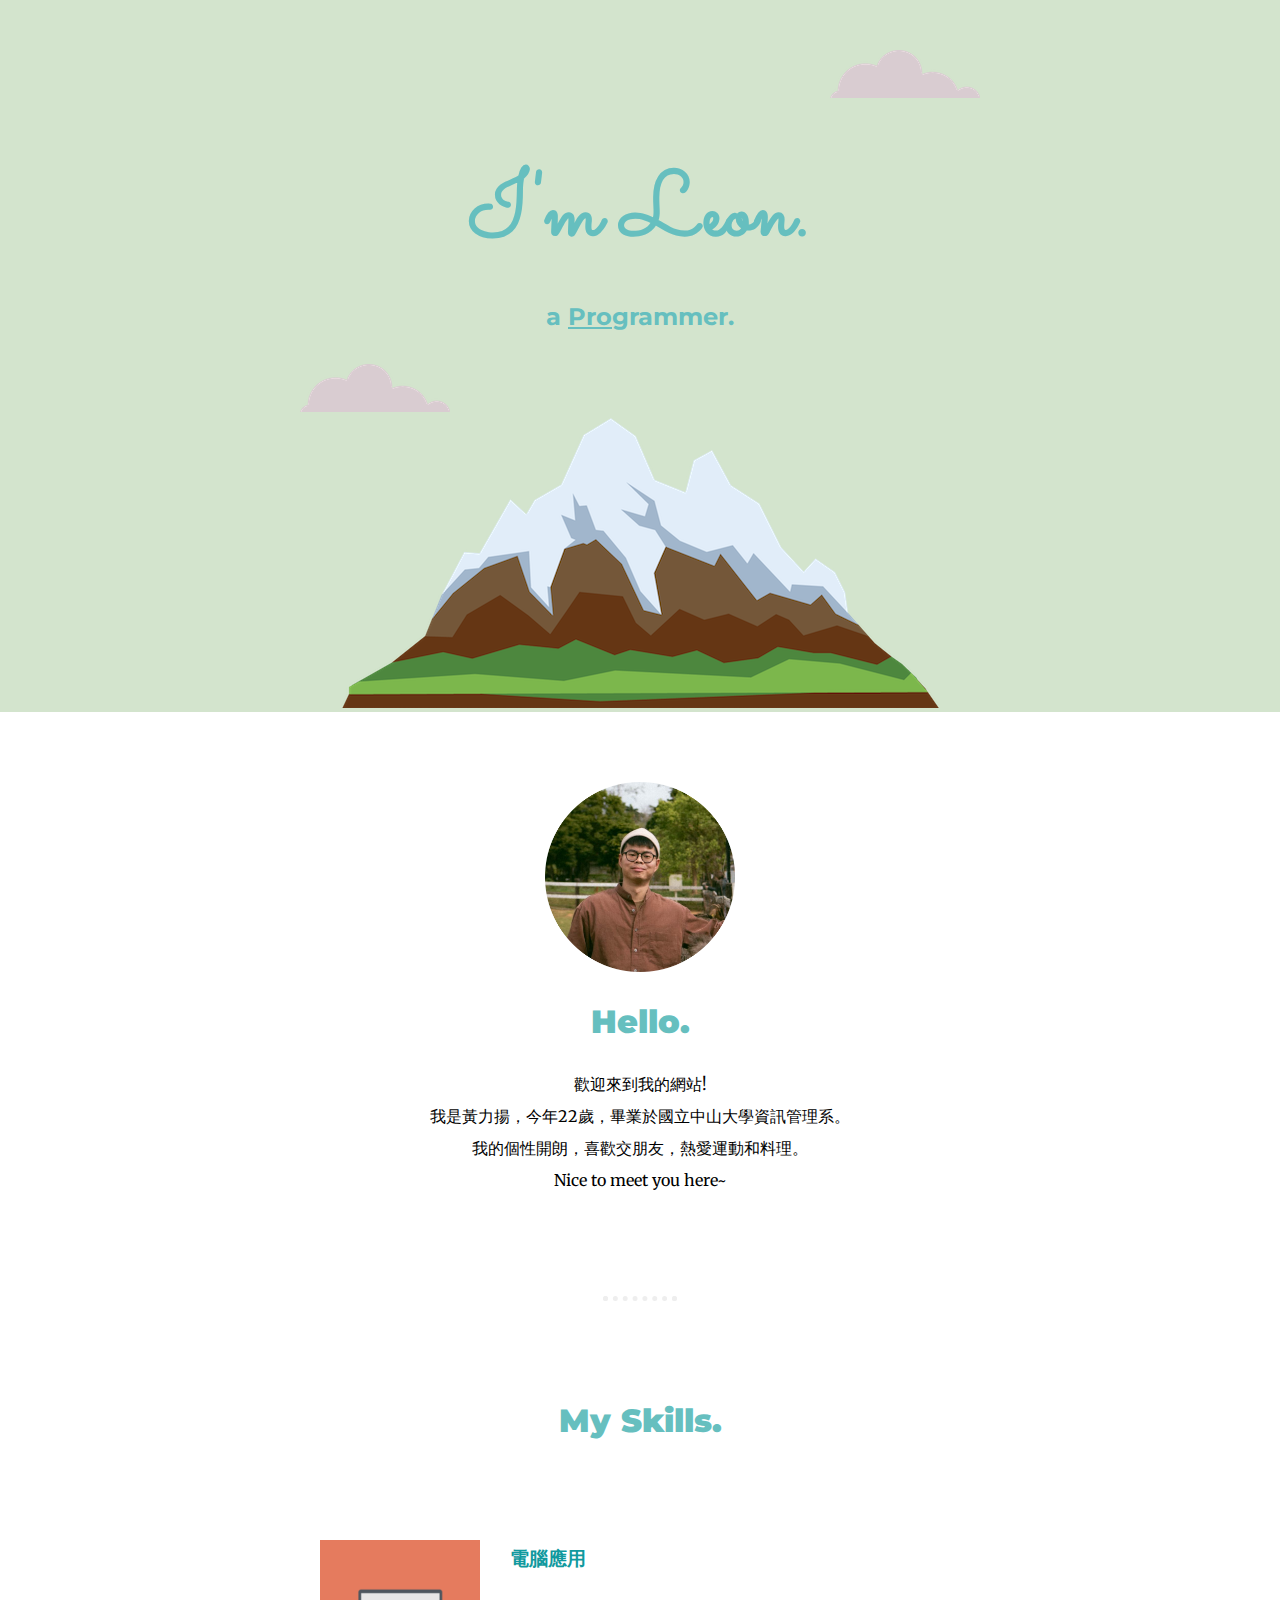
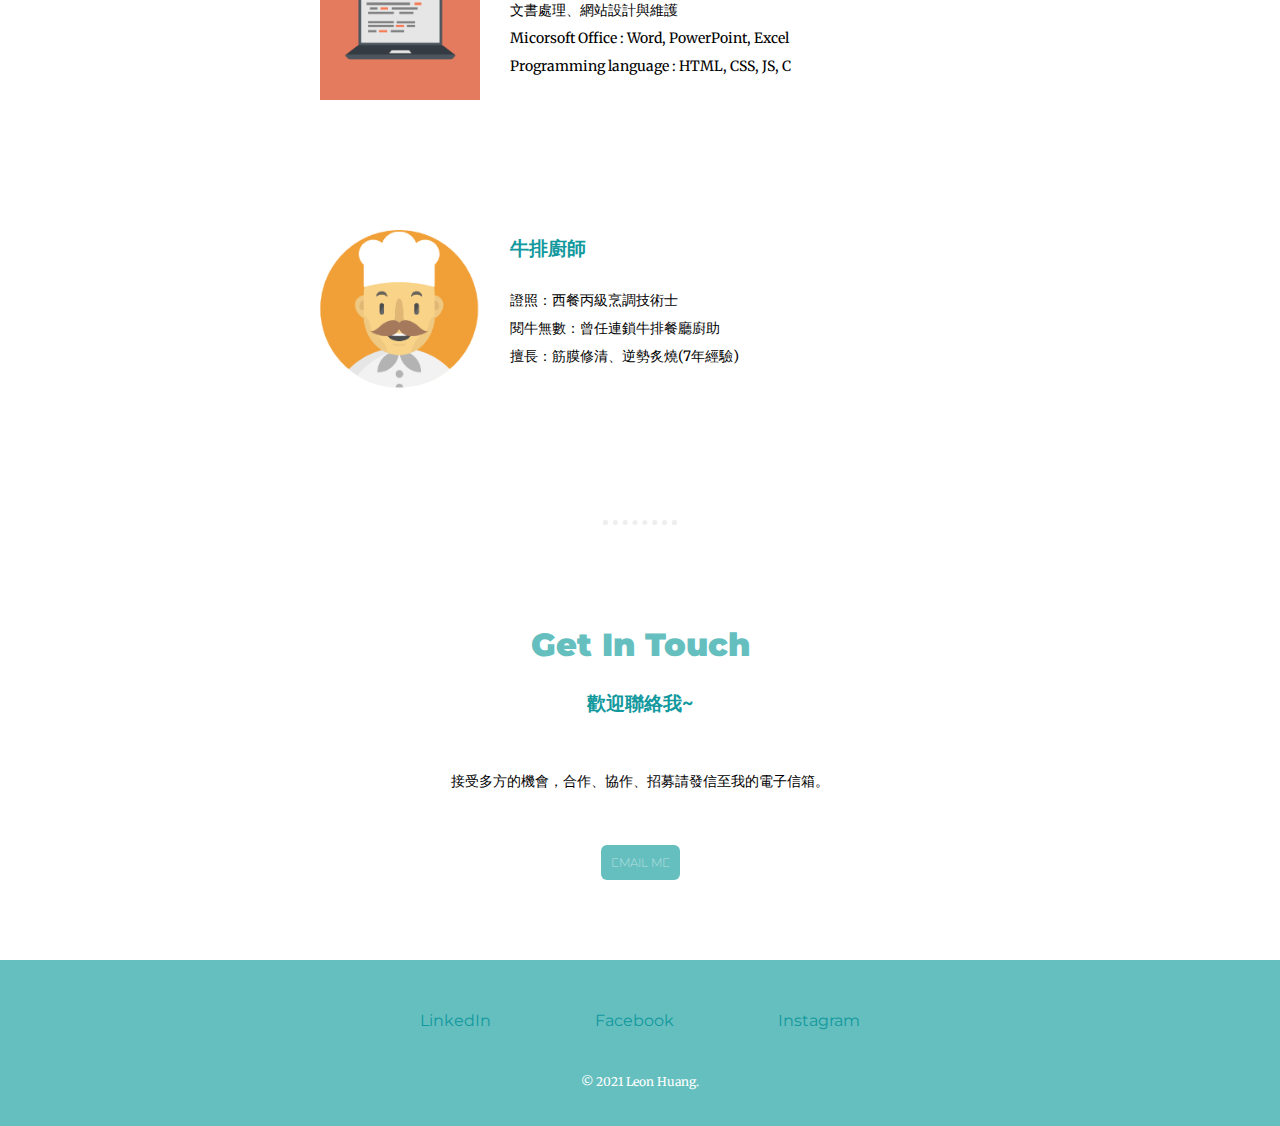
<file: index.html>
<!DOCTYPE html>
<html lang="en" dir="ltr">

<head>
  <meta charset="utf-8">
  <title>Leon Huang</title>
  <link rel="stylesheet" href="css/styles.css">
  <link rel="icon" href="favicon.ico">
  <link rel="preconnect" href="https://fonts.googleapis.com">
<link rel="preconnect" href="https://fonts.gstatic.com" crossorigin>
<link href="https://fonts.googleapis.com/css2?family=Merriweather:wght@300&family=Montserrat:wght@300&family=Sacramento&display=swap" rel="stylesheet">
<!-- Global site tag (gtag.js) - Google Analytics -->
<script async src="https://www.googletagmanager.com/gtag/js?id=G-830T8KR08J"></script>
<script>
  window.dataLayer = window.dataLayer || [];
  function gtag(){dataLayer.push(arguments);}
  gtag('js', new Date());

  gtag('config', 'G-830T8KR08J');
</script>
  </head>

<body>
  <!-- <div class="container">
    <div class="a">

    </div>
    <div class="b">

    </div>
    <div class="c">

    </div>
  </div> -->
    <div class="top-container">
      <img src="cloud.png" class="top-cloud" >
      <h1 class="title">I'm Leon.</h1>
      <h2 class="subtitle"><strong>a <span class="Leon">Pro</span>grammer.</strong></h2>
      <img src="cloud.png" class="bottom-cloud" >
      <img src="mountain.png" class="mountain">
    </div>


    <div class="middle-container">
      <div>
        <img class="my_profile" src="77.png" alt="">
        <h2 class="h2-mid">Hello.</h2>
        <p class="text">歡迎來到我的網站!<br/>我是黃力揚，今年22歲，畢業於國立中山大學資訊管理系。<br/>我的個性開朗，喜歡交朋友，熱愛運動和料理。<br/>
        Nice to meet you here~</p>
      </div>
      <hr>
      <div class="skills">
        <h2 class="h2-mid">My Skills.</h2>
        <div class="skill-row-top">
          <img class="computer-img" src="computer.png" alt="">
          <h3>電腦應用</h3>
          <p class="computer-text">文書處理、網站設計與維護<br/>Micorsoft Office : Word, PowerPoint, Excel<br/>Programming language : HTML, CSS, JS, C</p>
        </div>
        <div class="skill-row-bot">
          <img class="chef-img" src="chef.png" alt="">
          <h3 class="steak-h3">牛排廚師</h3>
          <p class="steak-text">證照：西餐丙級烹調技術士<br/>閱牛無數：曾任連鎖牛排餐廳廚助<br/>擅長：筋膜修清、逆勢炙燒(7年經驗)</p>
        </div>
      </div>
      <hr>
      <div class="contact-me">
        <h2 class="h2-mid">Get In Touch</h2>
        <h3>歡迎聯絡我~</h3>
        <p class="contact-text">接受多方的機會，合作、協作、招募請發信至我的電子信箱。</p>
        <a href="mailto:leoliyoung2300@gmail.com" class="BUTTON_KDM">EMAIL ME</a>
      </div>
    </div>


    <div class="bottom-container">
      <a class="footer-link" href="https://www.linkedin.com/in/leon-huang-652b5621b/">LinkedIn</a>
      <a class="footer-link" href="https://www.facebook.com/profile.php?id=100003286347554">Facebook</a>
      <a class="footer-link" href="https://www.instagram.com/leon0209_group/">Instagram</a>
      <p class="end-text">© 2021 Leon Huang.</p>
    </div>




</body>

</html>
</file>
<file: css/styles.css>
/*body {
  margin: 0px;
  height: 3000px;
}

.container {
  background-color: grey;
  position: relative;
  width: 300px;
  height: 300px;
}

.a {
  background-color: yellow;
  width: 100px;
  height: 100px;
  position: absolute;
}

.b {
  background-color: blue;
  width: 100px;
  height: 100px;
  position: absolute;
  left: 100px;
  top: 100px;
}

.c {
  background-color: red;
  width: 100px;
  height: 100px;
  position: absolute;
  left: 200px;
  top: 200px;
} */

/* top */
body {
  margin: 0;
  text-align: center;
  font-family: 'Merriweather', serif;
}
h1{
  margin: 50px auto 0 auto;
  font-family: 'Sacramento', cursive;
  font-size:5.625rem;/*16px = 100% = 1em*/
  color: #66BFBF;
}
.subtitle{
  font-weight: normal;
}
h2{
  font-size:1.5rem;
  font-family: 'Montserrat', sans-serif;
  color: #66BFBF;
}
.h2-mid{
  font-size: 2rem;
  font-weight: 900;
}
h3,a{
  font-family: 'Montserrat', sans-serif;
   color:#11999E;
}
.text{
  margin: 0 auto;
  width:450px;
}
hr{
  margin:100px auto;
  /* border-color: rgb(238, 238, 238);
  border-style: dotted none none none;
  border-width:5px; */
  border: dotted rgb(238, 238, 238) 5px;
  border-bottom: 0;
  height:0;
  width:5%;
}
p{
  line-height: 2;
}
.top-container{
  background-color: #D3E4CD;
  position: relative;
  padding-top: 100px;
}
.top-cloud{
  position: absolute;
  right: 300px;
  top:50px;
}
.bottom-cloud{
  position: absolute;
  left: 300px;
  bottom: 300px;
}
.Leon{
  text-decoration: underline;
}
.middle-container{

}

.skill-row-top{
  margin: 100px auto 150px auto;
  width: 50% ;
  text-align: left;
  line-height: 2;

}
.skill-row-bot{
  margin: 100px auto 150px auto;
  width: 50% ;
  text-align: left;
  line-height: 2;

}
.computer-img{
  width:25%;
  float: left;
  margin-right: 30px;
}
.chef-img{
  width:25%;
  float: left;
  margin-right: 30px;
}
.computer-text{
  font-size: 14px;
}

.steak-text{
  text-align: left;
  font-size: 14px;
}
.contact-text{
  font-size: 14px;
  width:500px;
  margin:50px auto;
}

.my_profile{
  margin-top: 70px;
  width:190px;
}
.bottom-container{
  background-color: #66BFBF;
  padding: 50px 0 20px;

}
.footer-link{
  font-family: 'Montserrat', sans-serif;
  color:#11999E;
  margin:0 50px;
  text-decoration : none;
}
a:hover{
  color:#EAF6F6;
}
.end-text{
  margin-top:40px;
  font-size: 12px;
  color: white;

}


/* button */
.BUTTON_KDM {
   background: #66BFBF;
   background-image: -webkit-linear-gradient(top, #66BFBF, #66BFBF);
   background-image: -moz-linear-gradient(top, #66BFBF, #66BFBF);
   background-image: -ms-linear-gradient(top, #66BFBF, #66BFBF);
   background-image: -o-linear-gradient(top, #66BFBF, #66BFBF);
   background-image: -webkit-gradient(to bottom, #66BFBF, #66BFBF);
   -webkit-border-radius: 6px;
   -moz-border-radius: 6px;
   border-radius: 6px;
   color: #FFFFFF;
   font-family: 'Montserrat', sans-serif;
   font-weight: 100;
   font-size: 12px;
   font-weight: 100;
   padding: 10px;
   text-decoration: none;
   display: inline-block;
   cursor: pointer;
   text-align: center;
   margin-bottom: 80px;
}

.BUTTON_KDM:hover {
   background: #ADADAD;
   background-image: -webkit-linear-gradient(top, #ADADAD, #A1A1A1);
   background-image: -moz-linear-gradient(top, #ADADAD, #A1A1A1);
   background-image: -ms-linear-gradient(top, #ADADAD, #A1A1A1);
   background-image: -o-linear-gradient(top, #ADADAD, #A1A1A1);
   background-image: -webkit-gradient(to bottom, #ADADAD, #A1A1A1);
   -webkit-border-radius: 6px;
   -moz-border-radius: 6px;
   border-radius: 6px;
   text-decoration: none;
}
</file>
